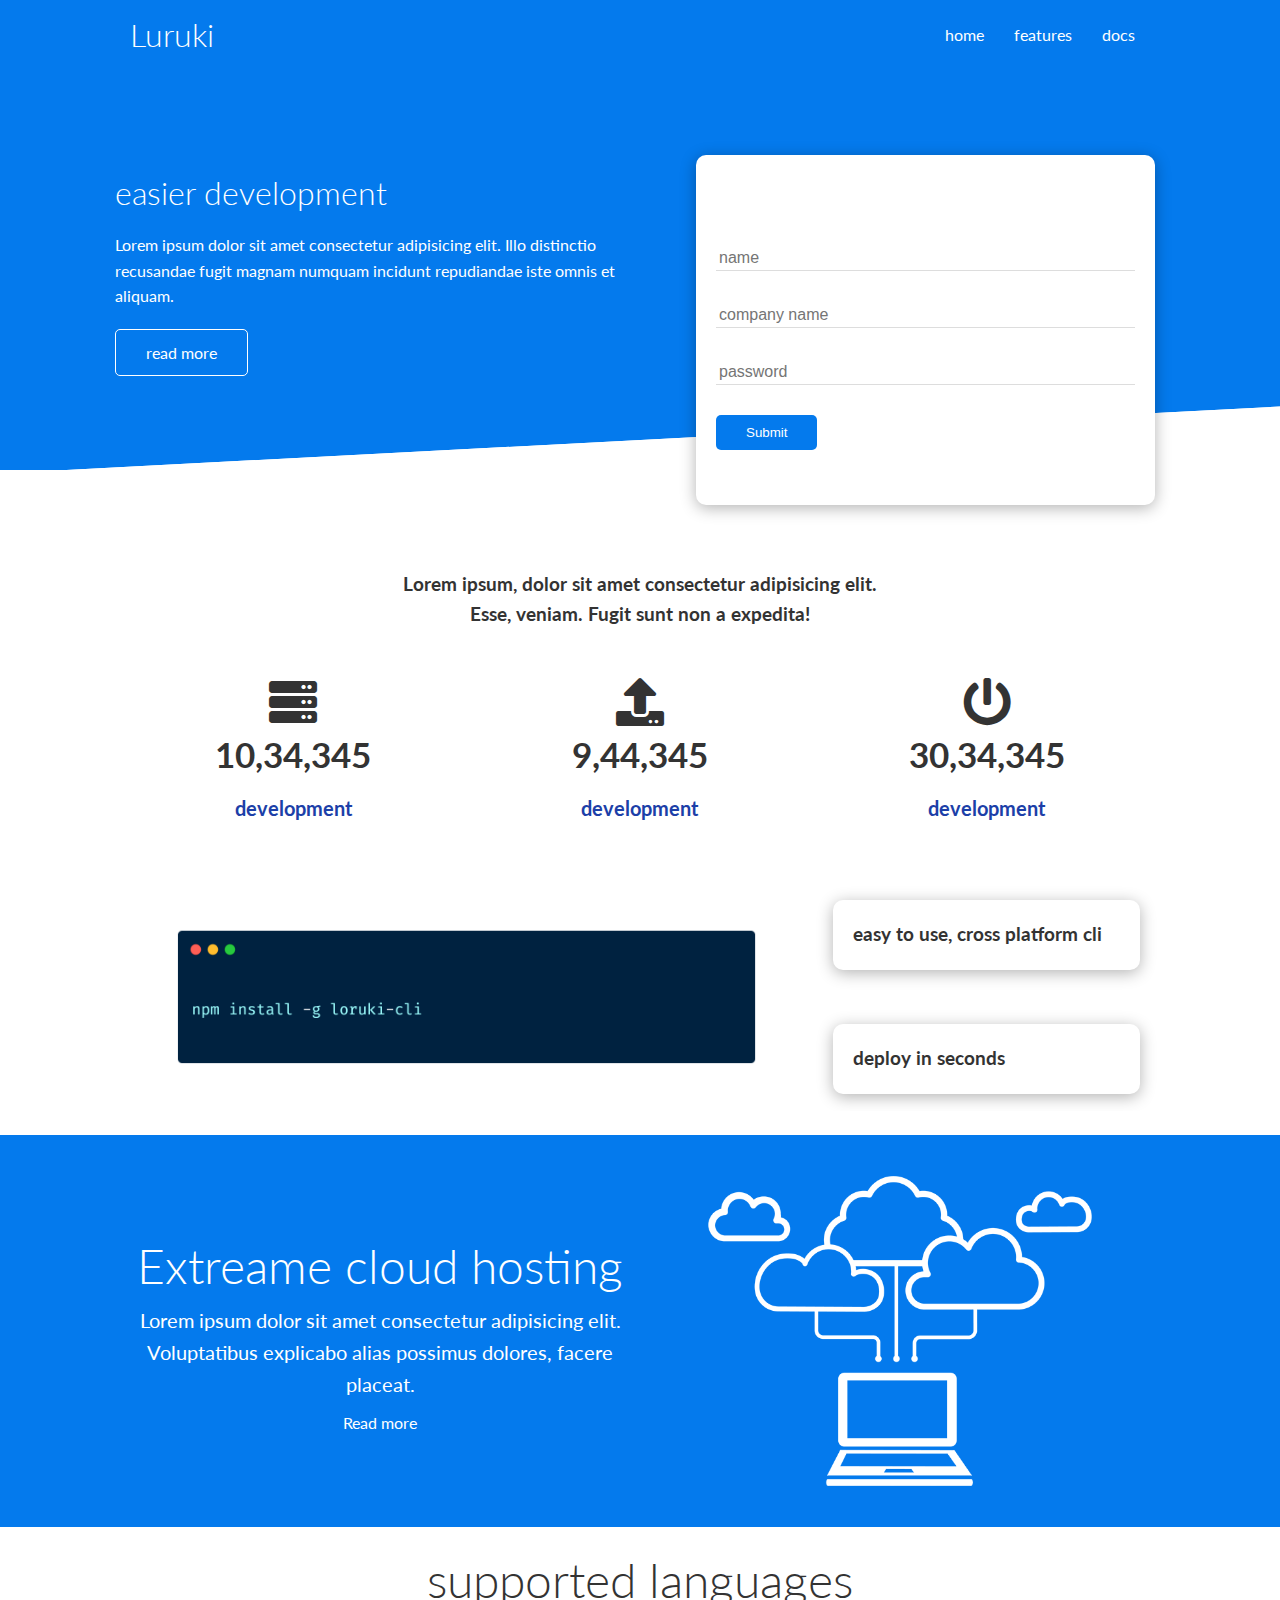
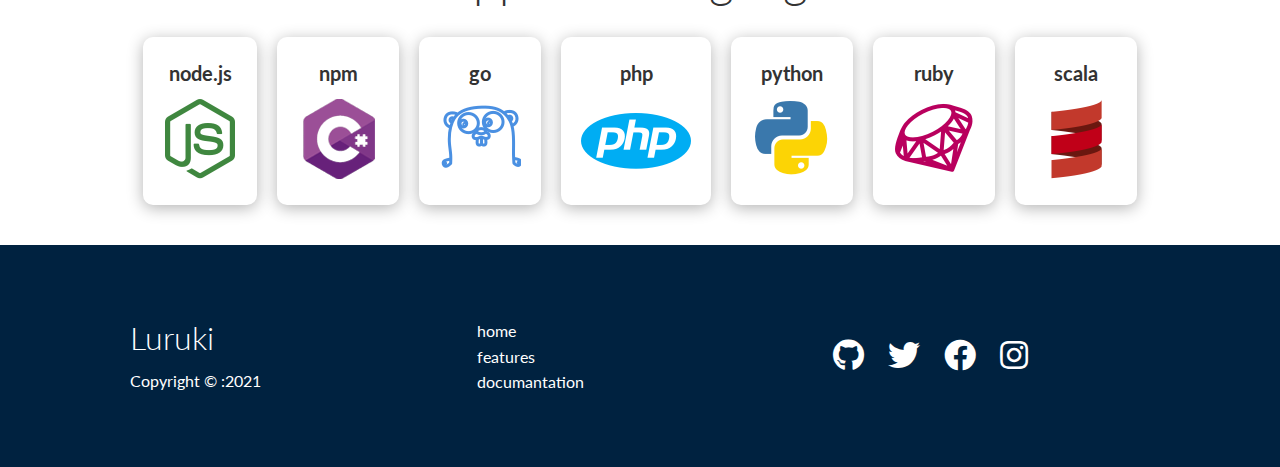
<file: index.html>
<!DOCTYPE html>
<html lang="en">
<head>
    <meta charset="UTF-8">
    <meta name="viewport" content="width=device-width, initial-scale=1.0">
    <!-- font awesome -->
    <link rel="stylesheet" href="https://cdnjs.cloudflare.com/ajax/libs/font-awesome/5.15.2/css/all.min.css">
    <link rel="stylesheet" href="style.css">
    <link rel="stylesheet" href="utilities.css">
    <link rel="stylesheet" href="responsive.css">
    <title>Luruki and cloud hosting for everyone</title>
</head>
<body>
    <!-- NAVBAR -->
    <div class="navbar">
        <div class="container flex">
            <h1 class="logo">Luruki</h1>
            <nav>
                <ul>
                    <li><a href="index.html">home</a></li>
                    <li><a href="features.html">features</a></li>
                    <li><a href="docs.html">docs</a></li>
                </ul>
            </nav>
        </div>
    </div>

    <!-- SHOWCASE -->
    <section class="showcase">
        <div class="container grid">
            <div class="showcase-text">
                <h1>easier development</h1>
                <p>Lorem ipsum dolor sit amet consectetur adipisicing elit. Illo distinctio recusandae fugit magnam numquam incidunt repudiandae iste omnis et aliquam.</p>
                <a href="features.html" class="btn btn-outline">read more</a>
            </div>
            <div class="showcase-form card">
                <h2>request a demo</h2>
                <form action="#">
                    <div class="form-control">
                        <input type="text" name="name" placeholder="name" required>
                    </div>
                    <div class="form-control">
                        <input type="text" name="name" placeholder="company name" required>
                    </div>
                    <div class="form-control">
                        <input type="password" name="name" placeholder="password" required>
                    </div>
                    <div class="form-control">
                        <input class="btn" type="submit" name="submit">
                    </div>
                </form>
            </div>
        </div>
    </section>

    <section class="stats">
        <div class="container">
            <h3 class="stats-heading text-center my-1">
                Lorem ipsum, dolor sit amet consectetur adipisicing elit. Esse, veniam. Fugit sunt non a expedita!
            </h3>
            <div class="grid grid-3 text-center my-4">
                <div>
                    <i class="fas fa-server fa-3x"></i>
                    <h3>10,34,345</h3>
                    <p class="text-secondary">development</p>
                </div>
                <div>
                    <i class="fas fa-upload fa-3x"></i>
                    <h3>9,44,345</h3>
                    <p class="text-secondary">development</p>
                </div>
                <div>
                    <i class="fas fa-power-off fa-3x"></i>
                    <h3>30,34,345</h3>
                    <p class="text-secondary">development</p>
                </div>
            </div>
        </div>
    </section>

<!-- cli -->
    <section class="cli">
        <div class="container grid">
            <img src="images/cli.png" alt="#">
            <div class="card">
                <h3>easy to use, cross platform cli</h3>
            </div>
            <div class="card">
                <h3>deploy in seconds</h3>
            </div>
        </div>
    </section>

    <!-- CLOUD -->
    <section class="cloud bg-primary my-2 py-2">
        <div class="container grid">
            <div class="text-center">
                <h2 class="lg">Extreame cloud hosting</h2>
                <p class="lead">Lorem ipsum dolor sit amet consectetur adipisicing elit. Voluptatibus explicabo alias possimus dolores, facere placeat.</p>
                <a href="features.html">Read more</a>
            </div>
            <img src="images/cloud.png" alt="">
        </div>
    </section>

    <!-- LANGUAGES -->
    <section class="languages">
        <h2 class="text-center lg">supported languages</h2>
        <div class="container flex">
            <div class="card">
                <h3>node.js</h3>
                <img src="images/node.png" alt="">
            </div>
            <div class="card">
                <h3>npm</h3>
                <img src="images/csharp.png" alt="">
            </div>
            <div class="card">
                <h3>go</h3>
                <img src="images/go.png" alt="">
            </div>
            <div class="card">
                <h3>php</h3>
                <img src="images/php.png" alt="">
            </div>
            <div class="card">
                <h3>python</h3>
                <img src="images/python.png" alt="">
            </div>
            <div class="card">
                <h3>ruby</h3>
                <img src="images/ruby.png" alt="">
            </div>
            <div class="card">
                <h3>scala</h3>
                <img src="images/scala.png" alt="">
            </div>
        </div>
    </section>


    <footer class="footer bg-dark py-5">
        <div class="container grid grid-3">
            <div>
                <h1>Luruki</h1>
                <p>Copyright &copy :2021</p>
            </div>
            <nav>
                <ul>
                    <li><a href="index.html">home</a></li>
                    <li><a href="features.html">features</a></li>
                    <li><a href="docs.html">documantation</a></li>
                </ul>
            </nav>
            <div class="social">
                <a href="https://github.com/Shahjalalrafi" target="_blank"><i class="fab fa-github fa-2x"></i></a>
                <a href="https://www.facebook.com/shahjalal.rafi.52"><i class="fab fa-twitter fa-2x"></i></a>
                <a href="https://www.facebook.com/shahjalal.rafi.52"><i class="fab fa-facebook fa-2x"></i></a>
                <a href="#"><i class="fab fa-instagram fa-2x"></i></a>
            </div>
        </div>
    </footer>

</body>
</html>
</file>
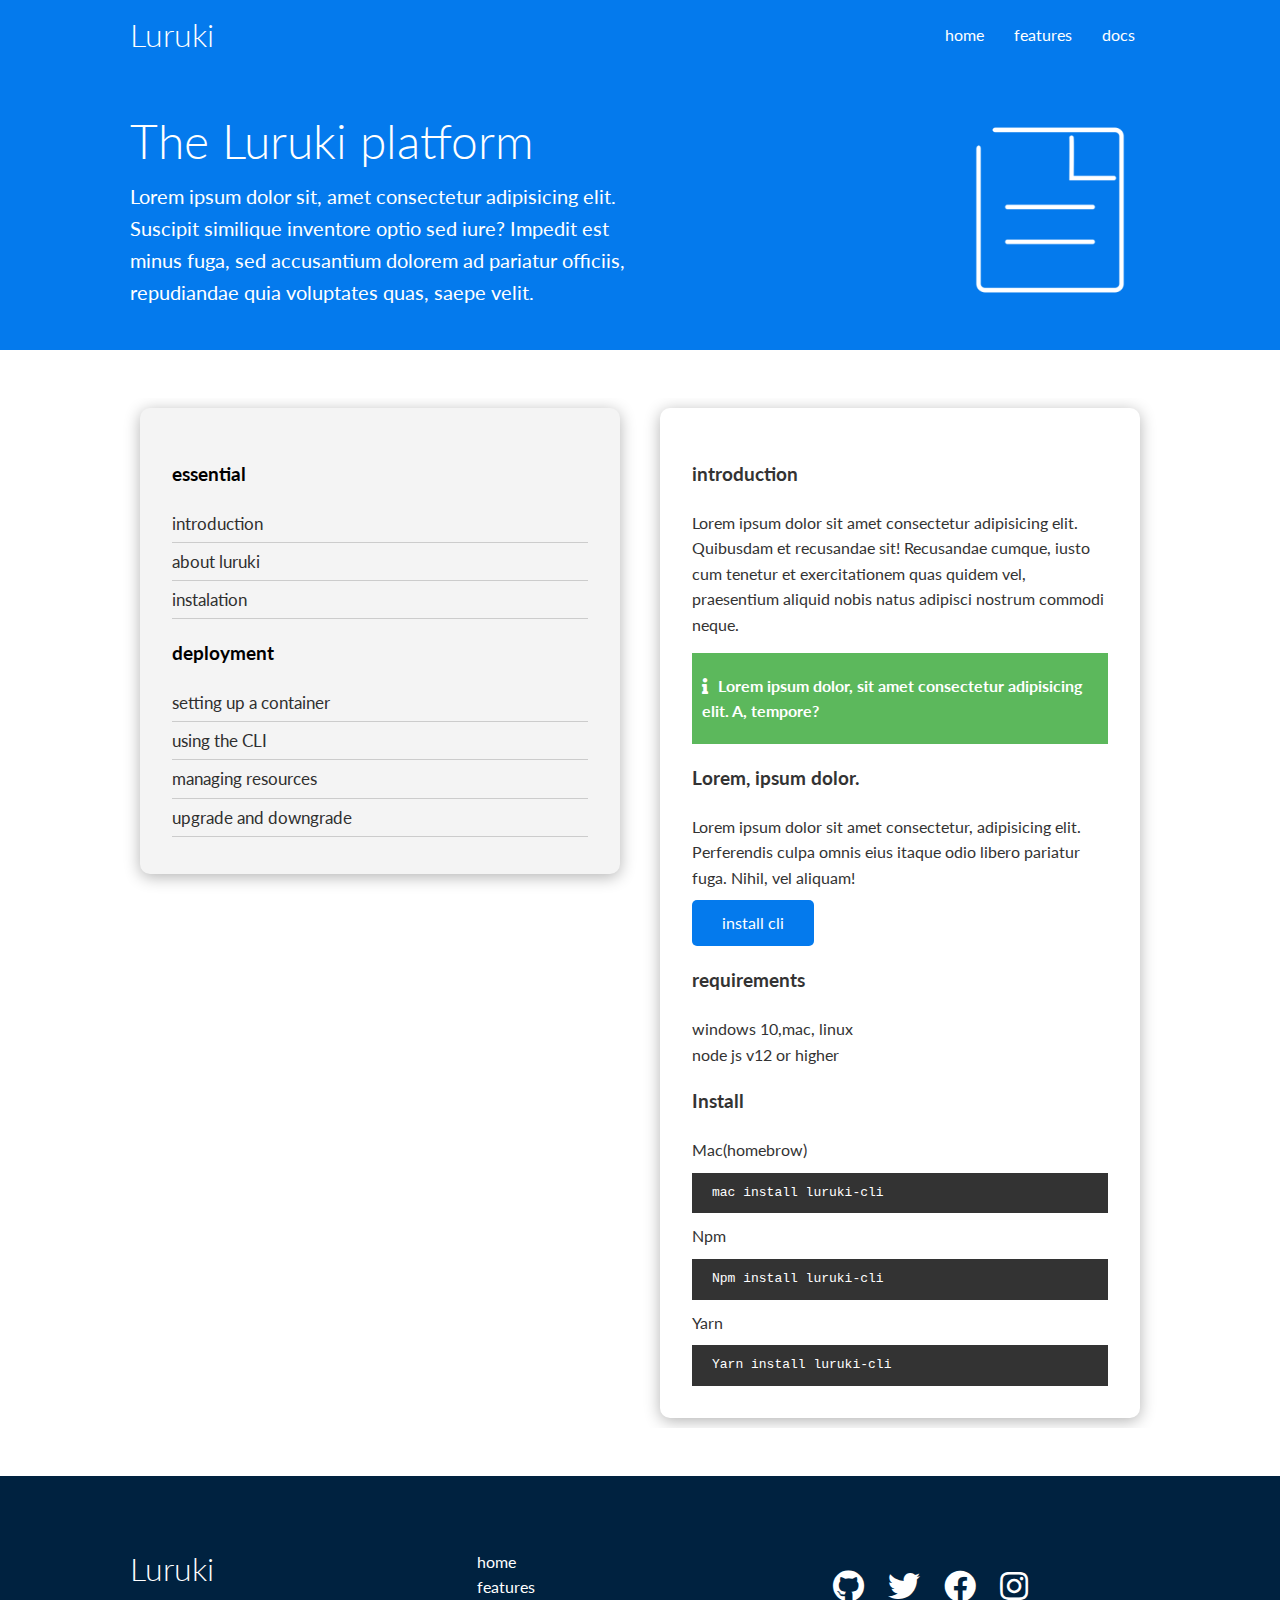
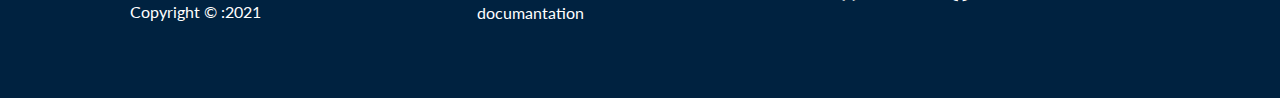
<file: docs.html>
<!DOCTYPE html>
<html lang="en">
<head>
    <meta charset="UTF-8">
    <meta name="viewport" content="width=device-width, initial-scale=1.0">
    <!-- font awesome -->
    <link rel="stylesheet" href="https://cdnjs.cloudflare.com/ajax/libs/font-awesome/5.15.2/css/all.min.css">
    <link rel="stylesheet" href="style.css">
    <link rel="stylesheet" href="utilities.css">
    <link rel="stylesheet" href="responsive.css">
    <title>Luruki and cloud hosting for everyone</title>
</head>
<body>
    <!-- NAVBAR -->
    <div class="navbar">
        <div class="container flex">
            <h1 class="logo">Luruki</h1>
            <nav>
                <ul>
                    <li><a href="index.html">home</a></li>
                    <li><a href="features.html">features</a></li>
                    <li><a href="docs.html">docs</a></li>
                </ul>
            </nav>
        </div>
    </div>

    <!-- FEATURE  -->

    <section class="docs-head bg-primary py-3">
        <div class="container grid">
            <div>
                <h1 class="lg">The Luruki platform</h1>
                <p class="lead">Lorem ipsum dolor sit, amet consectetur adipisicing elit. Suscipit similique inventore optio sed iure? Impedit est minus fuga, sed accusantium dolorem ad pariatur officiis, repudiandae quia voluptates quas, saepe velit. </p>
            </div>
            <img src="images/docs.png" alt="">
        </div>
    </section>

    <section class="docs-main my-4">
        <div class="container grid">
            <div class="card bg-light p-3">
                <h3 class="my-2">essential</h3>
                <nav>
                    <ul class="text-dark">
                        <li><a class="text-primary" href="#">introduction</a></li>
                        <li><a href="#">about luruki</a></li>
                        <li><a href="#">instalation</a></li>
                    </ul>
                </nav>

                <h3 class="my2">deployment</h3>
                <nav>
                    <ul>
                        <li><a class="" href="#">setting up a container</a></li>
                        <li><a href="#">using the CLI</a></li>
                        <li><a href="#">managing resources</a></li>
                        <li><a href="#">upgrade and downgrade</a></li>
                    </ul>
                </nav>
            </div>

            <div class="card p-3">
                <h3>introduction</h3>
                <p>Lorem ipsum dolor sit amet consectetur adipisicing elit. Quibusdam et recusandae sit! Recusandae cumque, iusto cum tenetur et exercitationem quas quidem vel, praesentium aliquid nobis natus adipisci nostrum commodi neque.</p>
                <div class="alert alert-success">
                    <i class="fas fa-info"></i>Lorem ipsum dolor, sit amet consectetur adipisicing elit. A, tempore?
                </div>
                <h3>Lorem, ipsum dolor.</h3>
                <p>Lorem ipsum dolor sit amet consectetur, adipisicing elit. Perferendis culpa omnis eius itaque odio libero pariatur fuga. Nihil, vel aliquam!</p>
                <a href="#" class="btn btn-primary">install cli</a>
                
                <h3>requirements</h3>
                <ul>
                    <li>windows 10,mac, linux</li>
                    <li>node js v12 or higher</li>
                </ul>

                <h3>Install</h3>
                <p>Mac(homebrow)</p>
                <pre><code>mac install luruki-cli</code></pre>
                <p>Npm</p>
                <pre><code>Npm install luruki-cli</code></pre>
                <p>Yarn</p>
                <pre><code>Yarn install luruki-cli</code></pre>
            </div> 
        </div>
    </section>
    
    <footer class="footer bg-dark py-5">
        <div class="container grid grid-3">
            <div>
                <h1>Luruki</h1>
                <p>Copyright &copy :2021</p>
            </div>
            <nav>
                <ul>
                    <li><a href="index.html">home</a></li>
                    <li><a href="features.html">features</a></li>
                    <li><a href="docs.html">documantation</a></li>
                </ul>
            </nav>
            <div class="social">
                <a href="https://github.com/Shahjalalrafi" target="_blank"><i class="fab fa-github fa-2x"></i></a>
                <a href="https://www.facebook.com/shahjalal.rafi.52"><i class="fab fa-twitter fa-2x"></i></a>
                <a href="https://www.facebook.com/shahjalal.rafi.52"><i class="fab fa-facebook fa-2x"></i></a>
                <a href="#"><i class="fab fa-instagram fa-2x"></i></a>
            </div>
        </div>
    </footer>

</body>
</html>
</file>
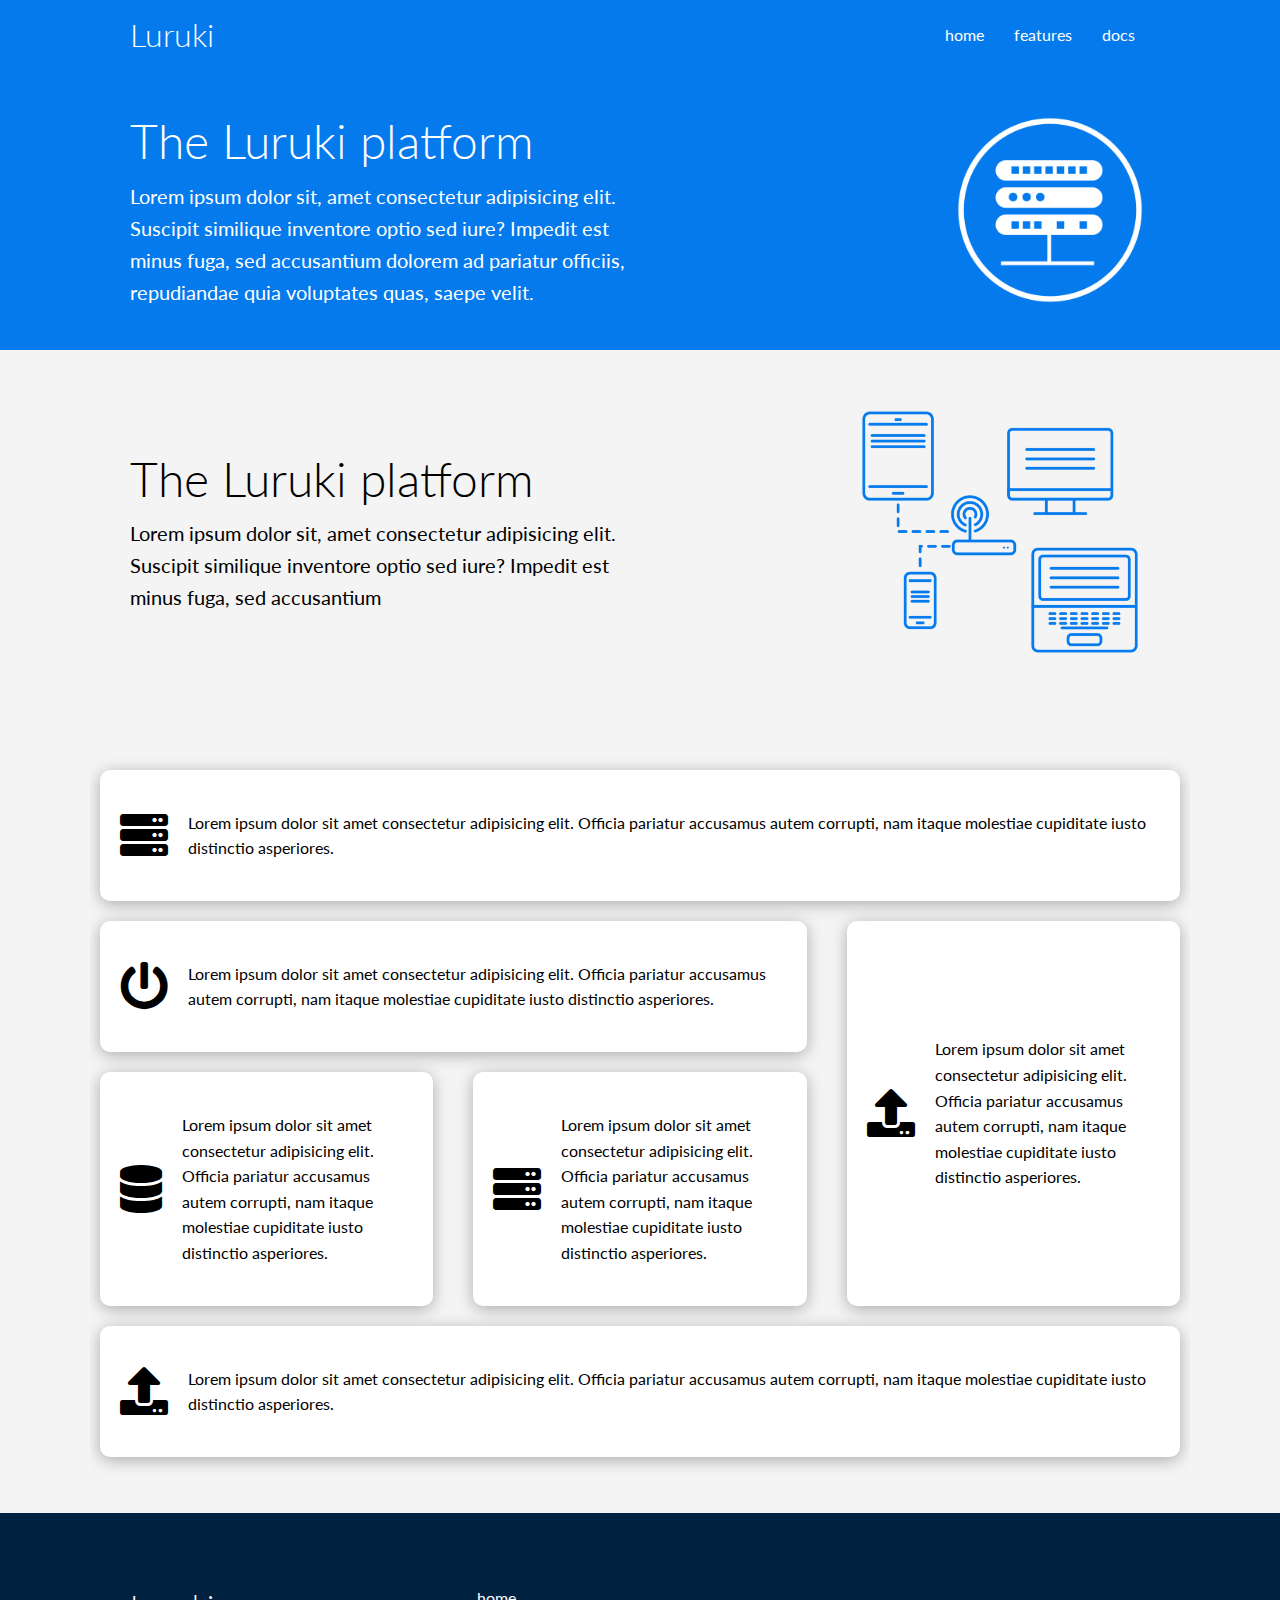
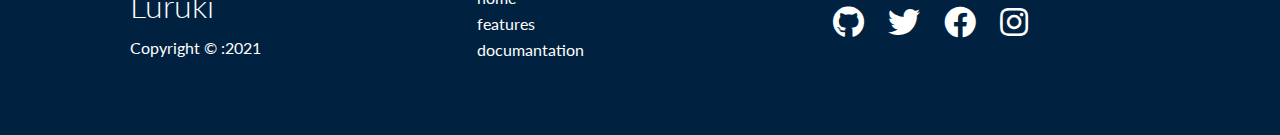
<file: features.html>
<!DOCTYPE html>
<html lang="en">
<head>
    <meta charset="UTF-8">
    <meta name="viewport" content="width=device-width, initial-scale=1.0">
    <!-- font awesome -->
    <link rel="stylesheet" href="https://cdnjs.cloudflare.com/ajax/libs/font-awesome/5.15.2/css/all.min.css">
    <link rel="stylesheet" href="style.css">
    <link rel="stylesheet" href="utilities.css">
    <link rel="stylesheet" href="responsive.css">
    <title>Luruki and cloud hosting for everyone</title>
</head>
<body>
    <!-- NAVBAR -->
    <div class="navbar">
        <div class="container flex">
            <h1 class="logo">Luruki</h1>
            <nav>
                <ul>
                    <li><a href="index.html">home</a></li>
                    <li><a href="features.html">features</a></li>
                    <li><a href="docs.html">docs</a></li>
                </ul>
            </nav>
        </div>
    </div>

    <!-- FEATURE  -->

    <section class="feature-head bg-primary py-3">
        <div class="container grid">
            <div>
                <h1 class="lg">The Luruki platform</h1>
                <p class="lead">Lorem ipsum dolor sit, amet consectetur adipisicing elit. Suscipit similique inventore optio sed iure? Impedit est minus fuga, sed accusantium dolorem ad pariatur officiis, repudiandae quia voluptates quas, saepe velit. </p>
            </div>
            <img src="images/server.png" alt="">
        </div>
    </section>

    <section class="feature-sub-head bg-light py-3">
        <div class="container grid">
            <div>
                <h1 class="lg">The Luruki platform</h1>
                <p class="lead">Lorem ipsum dolor sit, amet consectetur adipisicing elit. Suscipit similique inventore optio sed iure? Impedit est minus fuga, sed accusantium </p>
            </div>
            <img src="images/server2.png" alt="">
        </div>
    </section>

    <section class="feature-main bg-light py-3">
        <div class="container grid grid-3 py-2">
            <div class="card flex">
                <i class="fas fa-server fa-3x"></i>
                <p>Lorem ipsum dolor sit amet consectetur adipisicing elit. Officia pariatur accusamus autem corrupti, nam itaque molestiae cupiditate iusto distinctio asperiores.</p>
            </div>
            <div class="card flex">
                <i class="fas fa-power-off fa-3x"></i>
                <p>Lorem ipsum dolor sit amet consectetur adipisicing elit. Officia pariatur accusamus autem corrupti, nam itaque molestiae cupiditate iusto distinctio asperiores.</p>
            </div>
            <div class="card flex">
                <i class="fas fa-upload fa-3x"></i>
                <p>Lorem ipsum dolor sit amet consectetur adipisicing elit. Officia pariatur accusamus autem corrupti, nam itaque molestiae cupiditate iusto distinctio asperiores.</p>
            </div>
            <div class="card flex">
                <i class="fas fa-database fa-3x"></i>
                <p>Lorem ipsum dolor sit amet consectetur adipisicing elit. Officia pariatur accusamus autem corrupti, nam itaque molestiae cupiditate iusto distinctio asperiores.</p>
            </div>
            <div class="card flex">
                <i class="fas fa-server fa-3x"></i>
                <p>Lorem ipsum dolor sit amet consectetur adipisicing elit. Officia pariatur accusamus autem corrupti, nam itaque molestiae cupiditate iusto distinctio asperiores.</p>
            </div>
            <div class="card flex">
                <i class="fas fa-upload fa-3x"></i>
                <p>Lorem ipsum dolor sit amet consectetur adipisicing elit. Officia pariatur accusamus autem corrupti, nam itaque molestiae cupiditate iusto distinctio asperiores.</p>
            </div>

        </div>
    </section>

    <footer class="footer bg-dark py-5">
        <div class="container grid grid-3">
            <div>
                <h1>Luruki</h1>
                <p>Copyright &copy :2021</p>
            </div>
            <nav>
                <ul>
                    <li><a href="index.html">home</a></li>
                    <li><a href="features.html">features</a></li>
                    <li><a href="docs.html">documantation</a></li>
                </ul>
            </nav>
            <div class="social">
                <a href="https://github.com/Shahjalalrafi" target="_blank"><i class="fab fa-github fa-2x"></i></a>
                <a href="https://www.facebook.com/shahjalal.rafi.52"><i class="fab fa-twitter fa-2x"></i></a>
                <a href="https://www.facebook.com/shahjalal.rafi.52"><i class="fab fa-facebook fa-2x"></i></a>
                <a href="#"><i class="fab fa-instagram fa-2x"></i></a>
            </div>
        </div>
    </footer>

</body>
</html>
</file>
<file: style.css>
@import url('https://fonts.googleapis.com/css2?family=Lato:wght@300&display=swap');

:root {
    --primary-color: #047aed;
    --secondary-color: #1c3fa8;
    --dark-color: #002240;
    --light-color: #f4f4f4;
    --success-color: #5cb85c;
    --error-color: #d9534f;
}

* {
    box-sizing: border-box;
    margin: 0;
    padding: 0;
}

body {
    font-family: 'Lato', sans-serif;
    color: #333;
    line-height: 1.6;
}

ul{
    list-style-type: none;
}

a {
    text-decoration: none;
    color: #333;
}
h1,h2 {
    font-weight: 300;
    line-height: 1.2;
    margin: 10px 0;
}

p {
    margin: 10px 0;
}

img {
    width: 100%;
}

pre,code {
    background: #333;
    color: #fff;
    padding: 10px;
}

/* NAVBAR */
.navbar {
    background: var(--primary-color);
    color: #fff;
    height: 70px;
}

.navbar ul {
    display: flex;
}

.navbar a {
    color: #fff;
    padding: 10px;
    margin: 0px 5px;
}

.navbar a:hover {
    border-bottom: 2px solid #fff;
}

.navbar .flex {
    justify-content: space-between;
}

/* SHOWCASE */
.showcase {
    background: var(--primary-color);
    height: 400px;
    color: #fff;
    position: relative;
}

.showcase p {
    margin: 20px 0px;
}

.showcase .grid {
    overflow: visible;
    grid-template-columns: 55% 45%;
    grid-gap: 30px;
}

.showcase-form {
    position: relative;
    top: 60px;
    height: 350px;
    width: 100%;
    padding: 40px;
    z-index: 100;
    justify-self: flex-end;
    animation: slideInFromRight 1s ease-out;
}

.showcase-form .form-control {
    margin: 30px 0;
}

.showcase-form input[type="text"],
.showcase-form input[type="password"] {
    border: 0;
    border-bottom: 1px solid #ddd;
    padding: 3px;
    width: 100%;
    font-size: 16px;
}

.showcase-form input:focus {
    outline: none;
}
.showcase::before,
.showcase::after {
    content: "";
    position: absolute;
    bottom: -70px;
    left: 0;
    right: 0;
    height: 100px;
    background: #fff;
    transform: skewY(-3deg);
}

.showcase-text {
    animation: slideInFromLeft 1s ease-out;
}

/* stats */
.stats {
    padding-top: 100px;
    animation: slideInFromBottom 1s ease-out;
}

.stats .stats-heading {
    max-width: 500px;
    margin: 0 auto;
}

.stats .grid h3 {
    font-size: 35px;
}

.stats .grid p {
    font-size: 20px;
    font-weight: bold;
}

/* cli */
.cli .grid {
    grid-template-columns: repeat(3,1fr);
    grid-template-rows: repeat(2,1fr);
}

.cli .grid > *:first-child {
    grid-row: 1/ span 2;
    grid-column: 1/span 2;
}

/* CLOUD */
.cloud .grid {
    grid-template-columns: 4fr,3fr;
}

/* languages */

.languages .flex {
    flex-wrap: wrap;
}

.languages .card {
    text-align: center;
    margin: 18px 10px 40px;
    transition: transform .2s ease;
}

.languages .card h3 {
    font-size: 20px;
    margin-bottom: 10px;
}

.languages .card:hover {
    transform: translateY(-15px);
}

/* features */
.feature-head img,
.docs-head img {
    width: 200px;
    justify-self: flex-end;
}

.feature-sub-head img {
    width: 300px;
    justify-self: flex-end;
}

.feature-main .card > i {
    margin-right: 20px;
}

.feature-main .grid .card:nth-child(1) {
    grid-column: span 3;
}

.feature-main .grid .card:nth-child(2) {
    grid-column: span 2;
}

.feature-main .grid .card:nth-child(3) {
    grid-row: span 2;
}

.feature-main .grid .card:nth-child(6) {
    grid-column: span 3;
}

/* docs section */
.docs-main h3{
    margin: 20px 0px;
}

.docs-main .grid {
    grid-template-columns: 1fr, 2fr;
    align-items: flex-start;
}

.docs-main nav li {
    font-size: 17px;
    margin-bottom: 5px;
    padding-bottom: 5px;
    border-bottom: 1px solid #ccc;
}

.docs-main nav ul li a{
    color: rgb(47, 47, 47);
}

.docs-main a:hover {
    font-weight: bold;
}


/* footer */

footer .social a {
    margin: 0 10px;
}


/* ANIMATION */

@keyframes slideInFromLeft {
    0% {
        transform: translateX(-100%);
    }
    100% {
        transform: translateX(0%);
    }
}

@keyframes slideInFromRight {
    0% {
        transform: translateX(100%);
    }
    100% {
        transform: translateX(0%);
    }
}

@keyframes slideInFromTop {
    0% {
        transform: translateY(-100%);
    }
    100% {
        transform: translateX(0%);
    }
}

@keyframes slideInFromBottom {
    0% {
        transform: translateY(100%);
    }
    100% {
        transform: translateX(0%);
    }
}
</file>
<file: utilities.css>
.container {
    max-width: 1100px;
    margin: 0 auto;
    overflow: auto;
    padding: 0px 40px;
}

.card {
    background: #fff;
    padding: 20px;
    margin: 10px;
    border-radius: 10px;
    box-shadow: 0 3px 16px rgba(0, 0, 0, .3);
}

.btn {
    display: inline-block;
    background-color: var(--primary-color);
    border: none;
    padding: 10px 30px;
    border-radius: 5px;
    color: #fff;
    cursor: pointer;
}

.btn-outline {
    background: transparent;
    border: 1px solid #fff;
}

.btn:hover {
    transform: scale(.98);
}

.text-center {
    text-align: center;
}

/* button and background */
.btn-primary,
.bg-primary {
    background-color: var(--primary-color);
    color: #fff;
}

.btn-secondary,
.bg-secondary {
    background-color: var(--secondary-color);
    color: #fff;
}

.btn-dark,
.bg-dark {
    background-color: var(--dark-color);
    color: #fff;
}

.btn-light,
.bg-light {
    background-color: var(--light-color);
    color: #000;
}

.btn-primary a,
.bg-primary a,
.btn-secondary a,
.bg-secondary a,
.btn-dark a,
.bg-dark a,
.btn-light a,
.bg-light a  {
    color: #fff;
}

/* text-color */
.text-primary {
    color: var(--primary-color);
}

.text-secondary {
    color: var(--secondary-color);
}

.text-dark {
    color: var(--dark-color);
}

.text-light {
    color: var(--light-color);
}



.lead {
    font-size: 20px;
}

.sm {
    font-size: 1rem;
}

.md {
    font-size: 2rem;
}

.lg {
    font-size: 3rem;
}

.xl {
    font-size: 4rem;
}

/* ALERT */
.alert {
    background-color: var(--light-color);
    padding: 20px 10px;
    font-weight: bold;
    margin: 15px 0px;
}

.alert i {
    margin-right: 10px;
}

.alert-success {
    background-color: var(--success-color);
    color: #fff;
}

.alert-error {
    background-color: var(--error-color);
    color: #fff;
}



.flex {
    display: flex;
    justify-content: center;
    align-items: center;
    height: 100%;
}

.grid {
    display: grid;
    grid-template-columns: repeat(2,1fr);
    grid-gap: 20px;
    justify-content: center;
    align-items: center;
    height: 100%;
}

.grid-3 {
    grid-template-columns: repeat(3,1fr);

}

/* margin */

.my-1 {
    margin: 1rem 0;
}

.my-2 {
    margin: 1.5rem 0;
}

.my-3 {
    margin: 2rem 0;
}

.my-4 {
    margin: 3rem 0;
}

.my-5 {
    margin: 4rem 0;
}

.m-1 {
    margin: 1rem;
}

.m-2 {
    margin: 1.5r 0;
}

.m-3 {
    margin: 2rem;
}

.m-4 {
    margin: 3rem;
}

.m-5 {
    margin: 4rem;
}

/* padding */
.py-1 {
    padding: 1rem 0;
}

.py-2 {
    padding: 1.5rem 0;
}

.py-3 {
    padding: 2rem 0;
}

.py-4 {
    padding: 3rem 0;
}

.py-5 {
    padding: 4rem 0;
}

.p-1 {
    padding: 1rem;
}

.p-2 {
    padding: 1.5rem;
}

.p-3 {
    padding: 2rem;
}

.p-4 {
    padding: 3rem;
}

.p-5 {
    padding: 4rem;
}
</file>
<file: responsive.css>
/* TABLET DEVICE */
@media (max-width:768px) {
    .showcase .grid,
    .stats .grid,
    .cli .grid,
    .cloud .grid,
    .footer .grid,
    .feature-head .grid,
    .feature-sub-head .grid,
    .docs-head .grid,
    .feature-main .grid,
    .docs-main .grid{
        grid-template-columns: 1fr;
        grid-template-rows: 1fr;
    }
    .showcase {
        height: auto;
    }
    .showcase-text {
        text-align: center;
        margin-top: 40px;
    }
    .showcase-form {
        justify-self: center;
    }
    .cli .grid > *:first-child {
        grid-row: 1;
        grid-column: 1;
    }

    .feature-head,
    .feature-sub-head,
    .docs-head {
        text-align: center;
    }

    .feature-head img,
    .feature-sub-head img,
    .docs-head img {
        justify-self: center;
    }

    .feature-main .grid .card:nth-child(1),
    .feature-main .grid .card:nth-child(2),
    .feature-main .grid .card:nth-child(3),
    .feature-main .grid .card:nth-child(6){
        grid-column: 1;
    }
    .showcase-text {
        animation: slideInFromTop 1s ease-out;
    }
    .showcase-form {
        animation: slideInFromBottom 1s ease-out;
    }
}


/* MOBILE DEVICE */
@media (max-width:500px) {
    .navbar {
        height: 110px;
    }
    .navbar .flex {
        flex-direction: column;
    }
    .navbar ul {
        background-color: rgba(0,0,0,.2);
        padding: 10px;
    }
    .showcase-form {
        width: 90%;
    }
}
</file>
